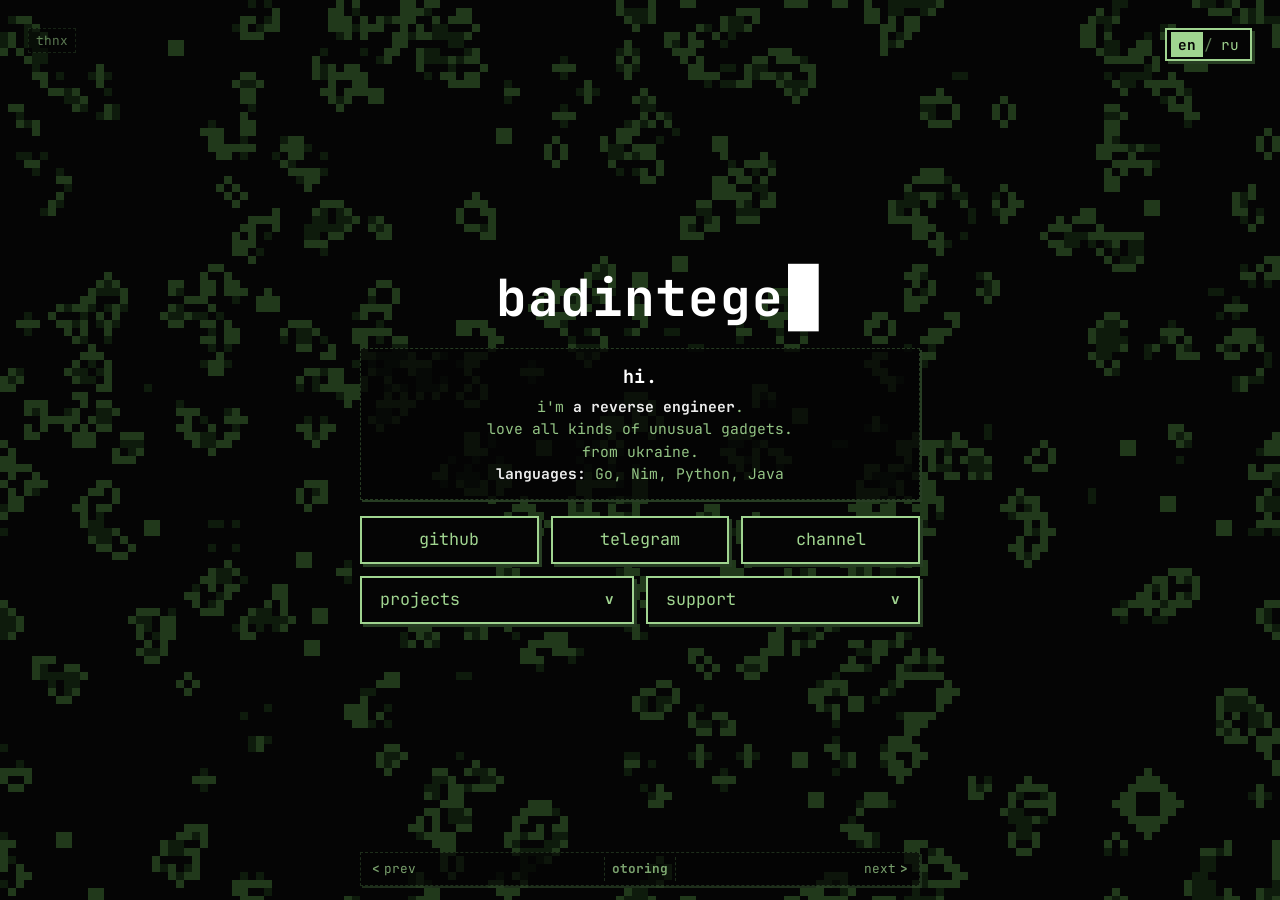
<file: index.html>
<!DOCTYPE html>
<html lang="en">
<head>
    <meta charset="UTF-8">
    <meta name="viewport" content="width=device-width, initial-scale=1.0">
    <title>badinteger</title>
    <link rel="icon" type="image/svg+xml" href="favicon.svg">
    <link rel="alt icon" type="image/x-icon" href="favicon.ico">
    <link rel="stylesheet" href="style.css">
</head>
<body>
    <canvas id="life-canvas"></canvas>

    <div class="lang-switch" id="lang-switch">
        <button type="button" class="lang-btn active" data-lang="en">en</button>
        <span class="lang-divider">/</span>
        <button type="button" class="lang-btn" data-lang="ru">ru</button>
    </div>

    <main class="container">
        <div class="title-wrapper">
            <h1 class="typed-title"><span id="typed-text"></span><span class="cursor">█</span></h1>
        </div>

        <section class="bio-section" id="bio-section">
            <h2 class="bio-title" id="bio-title">hi.</h2>
            <p class="bio-desc" id="bio-desc">
                i'm <strong class="highlight">a reverse engineer</strong>.<br>
                love all kinds of unusual gadgets.<br>
                from ukraine.<br>
                <strong class="highlight">languages:</strong> Go, Nim, Python, Java<br>
            </p>
        </section>

        <div class="links-group">
            <div class="buttons-row">
                <a href="https://github.com/thebadinteger" target="_blank" rel="noopener noreferrer" class="site-btn">
                    github
                </a>
                <a href="https://t.me/badinteger" target="_blank" rel="noopener noreferrer" class="site-btn">
                    telegram
                </a>
                <a href="https://t.me/thebadinteger" target="_blank" rel="noopener noreferrer" class="site-btn">
                    <span id="channel-label">channel</span>
                </a>
            </div>

            <div class="buttons-row accordion-nav">
                <button type="button" class="site-btn toggle-btn" id="projects-toggle" aria-expanded="false">
                    <span id="projects-label">projects</span>
                    <span class="arrow-icon" id="projects-arrow">v</span>
                </button>
                <button type="button" class="site-btn toggle-btn" id="support-toggle" aria-expanded="false">
                    <span id="support-label">support</span>
                    <span class="arrow-icon" id="support-arrow">v</span>
                </button>
            </div>

            <div class="accordion-container" id="accordion-container">
                <div class="accordion-inner">
                    <div class="accordion-dropdown" id="projects-panel">
                        <div class="dropdown-items" id="projects-content"></div>
                    </div>

                    <div class="accordion-dropdown" id="support-panel">
                        <div class="dropdown-items" id="support-content"></div>
                    </div>
                </div>
            </div>
        </div>
    </main>

    <div class="webring-wrapper" id="webring-wrapper">
        <a href="https://webring.otomir23.me/badinteger/prev" class="webring-link webring-side webring-prev" id="webring-prev"><span class="webring-arrow">&lt;</span><span class="webring-name" id="webring-prev-name">prev</span></a>
        <a href="https://webring.otomir23.me/" class="webring-link webring-main" id="webring-main">otoring</a>
        <a href="https://webring.otomir23.me/badinteger/next" class="webring-link webring-side webring-next" id="webring-next"><span class="webring-name" id="webring-next-name">next</span><span class="webring-arrow">&gt;</span></a>
    </div>

    <div class="thnx-wrapper" id="thnx-wrapper">
        <button type="button" class="thnx-btn" id="thnx-toggle" aria-expanded="false">thnx</button>
        <div class="thnx-content" id="thnx-content">
            <a href="https://www.jetbrains.com/lp/mono/" target="_blank" rel="noopener noreferrer" class="thnx-link">font by jetbrains</a>
            <a href="https://render.com/" target="_blank" rel="noopener noreferrer" class="thnx-link">host by render</a>
        </div>
    </div>

    <script src="script.js"></script>
</body>
</html>
</file>
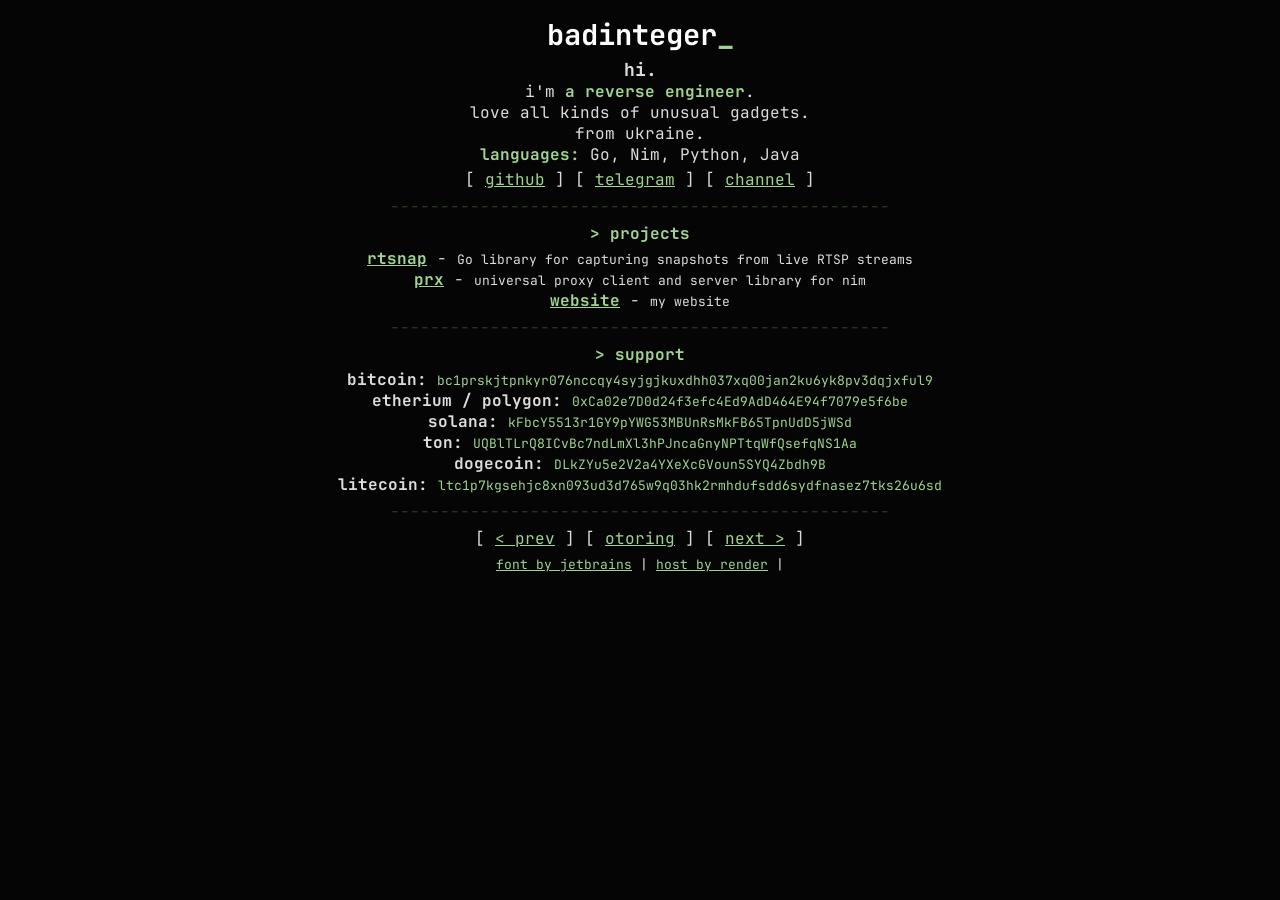
<file: old.html>
<!DOCTYPE html>
<html lang="en">
<head>
    <meta charset="UTF-8">
    <meta name="viewport" content="width=device-width, initial-scale=1.0">
    <meta name="description" content="badinteger - reverse engineer">
    <title>badinteger</title>
    <style>
        * {
            box-sizing: border-box;
        }
        body, tt, code, pre {
            font-family: sans-serif;
        }
        p {
            margin: 4px 0;
        }
        h1 {
            margin: 4px 0;
            font-size: 1.8rem;
        }
        h3 {
            margin: 6px 0 2px 0;
            font-size: 1rem;
        }
        .sep {
            margin: 6px 0;
            color: #273d23;
            user-select: none;
        }
        @supports (display: grid) {
            html, body {
                min-height: 100%;
                margin: 0;
            }
            body {
                display: flex;
                align-items: center;
                justify-content: center;
            }
            @font-face {
                font-family: 'JetBrains Mono';
                src: url('jetbrainsmono.ttf') format('truetype');
                font-weight: 100 900;
                font-style: normal;
            }
            body, tt, code, pre {
                font-family: 'JetBrains Mono', Consolas, monospace;
            }
        }
    </style>
</head>
<body bgcolor="#050505" text="#dcdcdc" link="#a0d490" vlink="#a0d490" alink="#ffffff" style="background:#050505;color:#dcdcdc;margin:0;padding:12px;text-align:center;">
    <center>
        <table border="0" cellpadding="0" cellspacing="0" width="100%" style="text-align:center;">
            <tr>
                <td align="center">
                    <h1><font color="#ffffff">badinteger</font><font color="#a0d490">_</font></h1>
                    <p>
                        <font size="+1"><b>hi.</b></font><br>
                        i'm <font color="#a0d490"><b>a reverse engineer</b></font>.<br>
                        love all kinds of unusual gadgets.<br>
                        from ukraine.<br>
                        <font color="#a0d490"><b>languages:</b></font> Go, Nim, Python, Java
                    </p>

                    <p>
                        [ <a href="https://github.com/thebadinteger" target="_blank">github</a> ]
                        [ <a href="https://t.me/badinteger" target="_blank">telegram</a> ]
                        [ <a href="https://t.me/thebadinteger" target="_blank">channel</a> ]
                    </p>

                    <p class="sep"><font color="#273d23">--------------------------------------------------</font></p>

                    <h3><font color="#a0d490">&gt; projects</font></h3>
                    <p>
                        <b><a href="https://github.com/thebadinteger/rtsnap" target="_blank">rtsnap</a></b> - <font size="-1">Go library for capturing snapshots from live RTSP streams</font><br>
                        <b><a href="https://github.com/thebadinteger/prx" target="_blank">prx</a></b> - <font size="-1">universal proxy client and server library for nim</font><br>
                        <b><a href="https://github.com/thebadinteger/website" target="_blank">website</a></b> - <font size="-1">my website</font>
                    </p>

                    <p class="sep"><font color="#273d23">--------------------------------------------------</font></p>

                    <h3><font color="#a0d490">&gt; support</font></h3>
                    <p>
                        <b>bitcoin:</b> <font size="-1" color="#a0d490"><tt>bc1prskjtpnkyr076nccqy4syjgjkuxdhh037xq00jan2ku6yk8pv3dqjxful9</tt></font><br>
                        <b>etherium / polygon:</b> <font size="-1" color="#a0d490"><tt>0xCa02e7D0d24f3efc4Ed9AdD464E94f7079e5f6be</tt></font><br>
                        <b>solana:</b> <font size="-1" color="#a0d490"><tt>kFbcY5513r1GY9pYWG53MBUnRsMkFB65TpnUdD5jWSd</tt></font><br>
                        <b>ton:</b> <font size="-1" color="#a0d490"><tt>UQBlTLrQ8ICvBc7ndLmXl3hPJncaGnyNPTtqWfQsefqNS1Aa</tt></font><br>
                        <b>dogecoin:</b> <font size="-1" color="#a0d490"><tt>DLkZYu5e2V2a4YXeXcGVoun5SYQ4Zbdh9B</tt></font><br>
                        <b>litecoin:</b> <font size="-1" color="#a0d490"><tt>ltc1p7kgsehjc8xn093ud3d765w9q03hk2rmhdufsdd6sydfnasez7tks26u6sd</tt></font>
                    </p>

                    <p class="sep"><font color="#273d23">--------------------------------------------------</font></p>

                    <p>
                        [ <a href="https://webring.otomir23.me/badinteger/prev">&lt; prev</a> ]
                        [ <a href="https://webring.otomir23.me/">otoring</a> ]
                        [ <a href="https://webring.otomir23.me/badinteger/next">next &gt;</a> ]
                    </p>

                    <p>
                        <font size="-1">
                            <a href="https://www.jetbrains.com/lp/mono/" target="_blank">font by jetbrains</a> |
                            <a href="https://render.com/" target="_blank">host by render</a> |
                        </font>
                    </p>
                </td>
            </tr>
        </table>
    </center>
</body>
</html>
</file>
<file: style.css>
@font-face {
    font-family: 'JetBrains Mono';
    src: url('jetbrainsmono.ttf') format('truetype-variations'),
         url('jetbrainsmono.ttf') format('truetype');
    font-weight: 100 900;
    font-style: normal;
}

:root {
    --accent: #a0d490;
    --accent-dark: #273d23;
    --bg-black: #050505;
}

* {
    margin: 0;
    padding: 0;
    -webkit-box-sizing: border-box;
    -moz-box-sizing: border-box;
    box-sizing: border-box;
}

main, section, header {
    display: block;
}

html {
    scrollbar-color: #273d23 #050505;
    scrollbar-width: thin;
}

::-webkit-scrollbar {
    width: 6px;
    height: 6px;
}
::-webkit-scrollbar-track {
    background: #050505;
    background: var(--bg-black);
}
::-webkit-scrollbar-thumb {
    background: #273d23;
    background: var(--accent-dark);
    border: 1px solid #a0d490;
    border: 1px solid var(--accent);
}

html, body {
    width: 100%;
    min-height: 100%;
    min-height: 100vh;
    min-height: 100dvh;
    overflow-x: hidden;
    overflow-y: auto;
    background: #050505;
    background: var(--bg-black);
    font-family: 'JetBrains Mono', monospace;
    color: #a0d490;
    color: var(--accent);
    text-transform: lowercase;
    -webkit-user-select: none;
    -moz-user-select: none;
    -ms-user-select: none;
    user-select: none;
    cursor: default;
    display: -webkit-box;
    display: -webkit-flex;
    display: -moz-box;
    display: -ms-flexbox;
    display: flex;
    -webkit-box-orient: vertical;
    -webkit-box-direction: normal;
    -webkit-flex-direction: column;
    -ms-flex-direction: column;
    flex-direction: column;
}

#life-canvas {
    position: fixed;
    top: 0;
    left: 0;
    width: 100%;
    width: 100vw;
    height: 100%;
    height: 100vh;
    height: 100dvh;
    z-index: 1;
    opacity: 0.6;
    pointer-events: none;
}

.lang-switch {
    position: absolute;
    top: 16px;
    top: clamp(16px, 4vh, 28px);
    right: 16px;
    right: clamp(16px, 4vw, 28px);
    z-index: 70;
    display: -webkit-inline-box;
    display: -webkit-inline-flex;
    display: -ms-inline-flexbox;
    display: inline-flex;
    -webkit-box-align: center;
    -webkit-align-items: center;
    -ms-flex-align: center;
    align-items: center;
    border: 2px solid #a0d490;
    border: 2px solid var(--accent);
    box-shadow: 3px 3px 0px #273d23;
    box-shadow: 3px 3px 0px var(--accent-dark);
    background: #050505;
    background: var(--bg-black);
    padding: 2px 4px;
    font-family: 'JetBrains Mono', monospace;
    font-size: 13px;
    font-size: clamp(0.75rem, 2.5vw, 0.9rem);
    -webkit-user-select: none;
    -moz-user-select: none;
    -ms-user-select: none;
    user-select: none;
}

.lang-btn {
    background: transparent;
    border: none;
    color: #a0d490;
    color: var(--accent);
    font-family: 'JetBrains Mono', monospace;
    font-size: inherit;
    padding: 3px 7px;
    cursor: pointer;
    text-transform: lowercase;
    -webkit-transition: background 0.1s, color 0.1s;
    transition: background 0.1s, color 0.1s;
    -webkit-tap-highlight-color: transparent;
}

.lang-btn.active {
    background: #a0d490;
    background: var(--accent);
    color: #050505;
    color: var(--bg-black);
    font-weight: 700;
}

@media (hover: hover) and (pointer: fine) {
    .lang-btn:hover:not(.active) {
        background: #273d23;
        background: var(--accent-dark);
    }
}

.lang-btn:active:not(.active) {
    background: #273d23;
    background: var(--accent-dark);
}

.lang-divider {
    color: #a0d490;
    color: var(--accent);
    opacity: 0.6;
    padding: 0 1px;
    font-size: inherit;
}

.container {
    position: relative;
    z-index: 50;
    display: -webkit-box;
    display: -webkit-flex;
    display: -moz-box;
    display: -ms-flexbox;
    display: flex;
    -webkit-box-orient: vertical;
    -webkit-box-direction: normal;
    -webkit-flex-direction: column;
    -ms-flex-direction: column;
    flex-direction: column;
    -webkit-box-align: center;
    -webkit-align-items: center;
    -ms-flex-align: center;
    align-items: center;
    -webkit-box-pack: center;
    -webkit-justify-content: center;
    -ms-flex-pack: center;
    justify-content: center;
    width: 100%;
    padding: 16px;
    padding: clamp(14px, 2.5vh, 32px) 16px;
    text-align: center;
    gap: 14px;
    gap: clamp(12px, 1.8vh, 18px);
    margin: auto 0;
    -webkit-transition: padding 0.2s ease, gap 0.2s ease;
    transition: padding 0.2s ease, gap 0.2s ease;
    -webkit-animation: floatUp 0.3s ease-out;
    -moz-animation: floatUp 0.3s ease-out;
    -o-animation: floatUp 0.3s ease-out;
    animation: floatUp 0.3s ease-out;
}

@-webkit-keyframes floatUp {
    0% {
        opacity: 0;
        -webkit-transform: translateY(12px);
        transform: translateY(12px);
    }
    100% {
        opacity: 1;
        -webkit-transform: translateY(0);
        transform: translateY(0);
    }
}
@-moz-keyframes floatUp {
    0% {
        opacity: 0;
        -moz-transform: translateY(12px);
        transform: translateY(12px);
    }
    100% {
        opacity: 1;
        -moz-transform: translateY(0);
        transform: translateY(0);
    }
}
@-o-keyframes floatUp {
    0% {
        opacity: 0;
        -o-transform: translateY(12px);
        transform: translateY(12px);
    }
    100% {
        opacity: 1;
        -o-transform: translateY(0);
        transform: translateY(0);
    }
}
@keyframes floatUp {
    0% {
        opacity: 0;
        -webkit-transform: translateY(12px);
        -moz-transform: translateY(12px);
        -ms-transform: translateY(12px);
        -o-transform: translateY(12px);
        transform: translateY(12px);
    }
    100% {
        opacity: 1;
        -webkit-transform: translateY(0);
        -moz-transform: translateY(0);
        -ms-transform: translateY(0);
        -o-transform: translateY(0);
        transform: translateY(0);
    }
}

.container.support-open {
    padding-top: 10px;
    padding-top: clamp(8px, 1.2vh, 16px);
    padding-bottom: 18px;
    padding-bottom: clamp(12px, 2vh, 22px);
    gap: 10px;
    gap: clamp(8px, 1.4vh, 14px);
}

.title-wrapper {
    position: relative;
    width: -webkit-max-content;
    width: -moz-max-content;
    width: max-content;
    max-width: 90vw;
    display: -webkit-box;
    display: -webkit-flex;
    display: -ms-flexbox;
    display: flex;
    -webkit-box-align: center;
    -webkit-align-items: center;
    -ms-flex-align: center;
    align-items: center;
    -webkit-box-pack: center;
    -webkit-justify-content: center;
    -ms-flex-pack: center;
    justify-content: center;
    white-space: nowrap;
    min-height: 52px;
    min-height: clamp(3rem, 10vw, 4.2rem);
}

.typed-title {
    position: relative;
    font-size: 40px;
    font-size: clamp(2.5rem, 8.5vw, 3.2rem);
    font-weight: 700;
    color: #ffffff;
    letter-spacing: 1px;
    display: inline-block;
    text-align: center;
    line-height: 1.25;
    min-height: 1.25em;
}

.cursor {
    position: absolute;
    left: 100%;
    top: 0;
    margin-left: 4px;
    color: #ffffff;
    -webkit-animation: blink 0.9s infinite steps(1);
    animation: blink 0.9s infinite steps(1);
    font-weight: normal;
    pointer-events: none;
}

@-webkit-keyframes blink {
    0%, 49% { opacity: 1; }
    50%, 100% { opacity: 0; }
}
@keyframes blink {
    0%, 49% { opacity: 1; }
    50%, 100% { opacity: 0; }
}

.bio-section {
    max-width: 560px;
    max-width: min(92vw, 560px);
    width: 100%;
    text-align: center;
    text-transform: none;
    display: -webkit-box;
    display: -webkit-flex;
    display: -moz-box;
    display: -ms-flexbox;
    display: flex;
    -webkit-box-orient: vertical;
    -webkit-box-direction: normal;
    -webkit-flex-direction: column;
    -ms-flex-direction: column;
    flex-direction: column;
    gap: 6px;
    padding: 10px 14px;
    padding: clamp(8px, 2vw, 14px) clamp(12px, 2.5vw, 20px);
    background: #050505;
    background: rgba(5, 5, 5, 0.75);
    border: 1px dashed #273d23;
    border: 1px dashed var(--accent-dark);
    box-shadow: 2px 2px 0px #273d23;
    box-shadow: 2px 2px 0px var(--accent-dark);
    line-height: 1.5;
}

.bio-title {
    font-size: 16px;
    font-size: clamp(0.92rem, 3.2vw, 1.15rem);
    font-weight: 700;
    color: #ffffff;
    letter-spacing: 0.3px;
}

.bio-desc {
    font-size: 13.5px;
    font-size: clamp(0.78rem, 2.5vw, 0.92rem);
    color: #a0d490;
    color: var(--accent);
    opacity: 0.92;
    font-weight: 400;
}

.highlight {
    color: #ffffff;
    font-weight: 700;
}

.links-group {
    display: -webkit-box;
    display: -webkit-flex;
    display: -moz-box;
    display: -ms-flexbox;
    display: flex;
    -webkit-box-orient: vertical;
    -webkit-box-direction: normal;
    -webkit-flex-direction: column;
    -ms-flex-direction: column;
    flex-direction: column;
    gap: 10px;
    gap: clamp(8px, 1.5vh, 12px);
    -webkit-box-align: center;
    -webkit-align-items: center;
    -ms-flex-align: center;
    align-items: center;
    -webkit-box-pack: center;
    -webkit-justify-content: center;
    -ms-flex-pack: center;
    justify-content: center;
    max-width: 560px;
    max-width: min(92vw, 560px);
    width: 100%;
}

.buttons-row {
    display: -webkit-box;
    display: -webkit-flex;
    display: -moz-box;
    display: -ms-flexbox;
    display: flex;
    -webkit-box-orient: horizontal;
    -webkit-box-direction: normal;
    -webkit-flex-direction: row;
    -ms-flex-direction: row;
    flex-direction: row;
    -webkit-box-align: center;
    -webkit-align-items: center;
    -ms-flex-align: center;
    align-items: center;
    -webkit-box-pack: center;
    -webkit-justify-content: center;
    -ms-flex-pack: center;
    justify-content: center;
    gap: 10px;
    gap: clamp(6px, 1.5vw, 12px);
    width: 100%;
}

.container > * + * {
    margin-top: 14px;
}

.bio-section > * + * {
    margin-top: 6px;
}

.links-group > * + * {
    margin-top: 10px;
}

.buttons-row > * + * {
    margin-left: 10px;
}

.dropdown-items > * + * {
    margin-top: 3px;
}

.thnx-content > * + * {
    margin-top: 4px;
}

@supports (gap: 10px) {
    .container > * + * {
        margin-top: 0;
    }
    .bio-section > * + * {
        margin-top: 0;
    }
    .links-group > * + * {
        margin-top: 0;
    }
    .buttons-row > * + * {
        margin-left: 0;
    }
    .dropdown-items > * + * {
        margin-top: 0;
    }
    .thnx-content > * + * {
        margin-top: 0;
    }
}

.site-btn {
    -webkit-box-flex: 1;
    -webkit-flex: 1 1 0;
    -moz-box-flex: 1;
    -ms-flex: 1 1 0;
    flex: 1 1 0;
    min-width: 0;
    text-decoration: none;
    color: #a0d490;
    color: var(--accent);
    background: #050505;
    background: var(--bg-black);
    padding: 10px 14px;
    padding: clamp(8px, 1.8vh, 11px) clamp(8px, 1.8vw, 18px);
    border: 2px solid #a0d490;
    border: 2px solid var(--accent);
    box-shadow: 3px 3px 0px #273d23;
    box-shadow: 3px 3px 0px var(--accent-dark);
    font-size: 14.5px;
    font-size: clamp(0.82rem, 2.5vw, 1.05rem);
    display: block;
    text-align: center;
    line-height: 1.3;
    position: relative;
    font-family: 'JetBrains Mono', monospace;
    -webkit-transition: -webkit-transform 0.1s ease, box-shadow 0.1s ease, background 0.1s ease, color 0.1s ease;
    transition: transform 0.1s ease, box-shadow 0.1s ease, background 0.1s ease, color 0.1s ease;
    -webkit-tap-highlight-color: transparent;
    cursor: pointer;
}

.toggle-btn {
    display: -webkit-box;
    display: -webkit-flex;
    display: -moz-box;
    display: -ms-flexbox;
    display: flex;
    -webkit-box-pack: justify;
    -webkit-justify-content: space-between;
    -ms-flex-pack: justify;
    justify-content: space-between;
    -webkit-box-align: center;
    -webkit-align-items: center;
    -ms-flex-align: center;
    align-items: center;
}

.toggle-btn.active {
    background: #a0d490;
    background: var(--accent);
    color: #050505;
    color: var(--bg-black);
    font-weight: 700;
    -webkit-transform: translate(2px, 2px);
    -ms-transform: translate(2px, 2px);
    transform: translate(2px, 2px);
    box-shadow: 1px 1px 0px #273d23;
    box-shadow: 1px 1px 0px var(--accent-dark);
}

.arrow-icon {
    font-family: inherit;
    font-weight: 700;
    font-size: 0.85em;
    display: inline-block;
    -webkit-transition: -webkit-transform 0.2s ease;
    transition: transform 0.2s ease;
    margin-left: 6px;
}

.toggle-btn.active .arrow-icon {
    -webkit-transform: rotate(180deg);
    -ms-transform: rotate(180deg);
    transform: rotate(180deg);
}

@media (hover: hover) and (pointer: fine) {
    .site-btn:hover:not(.active) {
        -webkit-transform: translate(2px, 2px);
        -ms-transform: translate(2px, 2px);
        transform: translate(2px, 2px);
        box-shadow: 1px 1px 0px #273d23;
        box-shadow: 1px 1px 0px var(--accent-dark);
        background: #a0d490;
        background: var(--accent);
        color: #050505;
        color: var(--bg-black);
    }
}

.site-btn:active:not(.active) {
    -webkit-transform: translate(2px, 2px);
    -ms-transform: translate(2px, 2px);
    transform: translate(2px, 2px);
    box-shadow: 1px 1px 0px #273d23;
    box-shadow: 1px 1px 0px var(--accent-dark);
    background: #a0d490;
    background: var(--accent);
    color: #050505;
    color: var(--bg-black);
}

.accordion-container {
    width: 100%;
    overflow: hidden;
    display: block;
    -webkit-transition: height 0.26s cubic-bezier(0.4, 0, 0.2, 1);
    transition: height 0.26s cubic-bezier(0.4, 0, 0.2, 1);
    height: 0;
}

.accordion-inner {
    width: 100%;
    position: relative;
    padding-top: 4px;
    padding-bottom: 4px;
}

.accordion-dropdown {
    display: none;
    -webkit-box-orient: vertical;
    -webkit-box-direction: normal;
    -webkit-flex-direction: column;
    -ms-flex-direction: column;
    flex-direction: column;
    gap: 4px;
    width: 100%;
    position: absolute;
    top: 4px;
    left: 0;
    right: 0;
    padding: 8px 12px;
    background: #050505;
    background: rgba(5, 5, 5, 0.96);
    border: 2px solid #a0d490;
    border: 2px solid var(--accent);
    box-shadow: 4px 4px 0px #273d23;
    box-shadow: 4px 4px 0px var(--accent-dark);
    text-align: left;
    -webkit-animation: fadeIn 0.2s ease forwards;
    animation: fadeIn 0.2s ease forwards;
    z-index: 2;
}

.accordion-dropdown.open {
    display: -webkit-box;
    display: -webkit-flex;
    display: -moz-box;
    display: -ms-flexbox;
    display: flex;
}

.accordion-dropdown.closing {
    display: -webkit-box;
    display: -webkit-flex;
    display: -moz-box;
    display: -ms-flexbox;
    display: flex;
    z-index: 1;
    -webkit-animation: fadeOut 0.22s ease forwards;
    animation: fadeOut 0.22s ease forwards;
}

.dropdown-items {
    display: -webkit-box;
    display: -webkit-flex;
    display: -moz-box;
    display: -ms-flexbox;
    display: flex;
    -webkit-box-orient: vertical;
    -webkit-box-direction: normal;
    -webkit-flex-direction: column;
    -ms-flex-direction: column;
    flex-direction: column;
    gap: 3px;
    width: 100%;
}

.accordion-dropdown.slide-right {
    -webkit-animation: slideInRight 0.22s ease forwards;
    animation: slideInRight 0.22s ease forwards;
}

.accordion-dropdown.slide-left {
    -webkit-animation: slideInLeft 0.22s ease forwards;
    animation: slideInLeft 0.22s ease forwards;
}

.accordion-dropdown.slide-out-left {
    -webkit-animation: slideOutLeft 0.22s ease forwards;
    animation: slideOutLeft 0.22s ease forwards;
}

.accordion-dropdown.slide-out-right {
    -webkit-animation: slideOutRight 0.22s ease forwards;
    animation: slideOutRight 0.22s ease forwards;
}

@-webkit-keyframes slideInRight {
    from { opacity: 0; -webkit-transform: translateX(18px); }
    to { opacity: 1; -webkit-transform: translateX(0); }
}
@keyframes slideInRight {
    from { opacity: 0; transform: translateX(18px); }
    to { opacity: 1; transform: translateX(0); }
}

@-webkit-keyframes slideInLeft {
    from { opacity: 0; -webkit-transform: translateX(-18px); }
    to { opacity: 1; -webkit-transform: translateX(0); }
}
@keyframes slideInLeft {
    from { opacity: 0; transform: translateX(-18px); }
    to { opacity: 1; transform: translateX(0); }
}

@-webkit-keyframes slideOutLeft {
    from { opacity: 1; -webkit-transform: translateX(0); }
    to { opacity: 0; -webkit-transform: translateX(-18px); }
}
@keyframes slideOutLeft {
    from { opacity: 1; transform: translateX(0); }
    to { opacity: 0; transform: translateX(-18px); }
}

@-webkit-keyframes slideOutRight {
    from { opacity: 1; -webkit-transform: translateX(0); }
    to { opacity: 0; -webkit-transform: translateX(18px); }
}
@keyframes slideOutRight {
    from { opacity: 1; transform: translateX(0); }
    to { opacity: 0; transform: translateX(18px); }
}

@-webkit-keyframes fadeIn {
    from { opacity: 0; -webkit-transform: translateY(-6px); }
    to { opacity: 1; -webkit-transform: translateY(0); }
}
@keyframes fadeIn {
    from { opacity: 0; transform: translateY(-6px); }
    to { opacity: 1; transform: translateY(0); }
}

@-webkit-keyframes fadeOut {
    from { opacity: 1; -webkit-transform: translateY(0); }
    to { opacity: 0; -webkit-transform: translateY(-6px); }
}
@keyframes fadeOut {
    from { opacity: 1; transform: translateY(0); }
    to { opacity: 0; transform: translateY(-6px); }
}

.project-item {
    display: -webkit-box;
    display: -webkit-flex;
    display: -moz-box;
    display: -ms-flexbox;
    display: flex;
    -webkit-box-orient: vertical;
    -webkit-box-direction: normal;
    -webkit-flex-direction: column;
    -ms-flex-direction: column;
    flex-direction: column;
    gap: 3px;
    padding: 6px 8px;
    border-bottom: 1px dashed #273d23;
    border-bottom: 1px dashed var(--accent-dark);
    cursor: pointer;
    text-decoration: none;
    -webkit-transition: background 0.15s ease;
    transition: background 0.15s ease;
    -webkit-tap-highlight-color: transparent;
}

.project-item:last-child {
    border-bottom: none;
}

@media (hover: hover) and (pointer: fine) {
    .project-item:hover {
        background: rgba(160, 212, 144, 0.12);
    }
    .project-item:hover .project-name {
        color: #ffffff;
    }
    .project-item:hover .project-url {
        color: #ffffff;
        opacity: 1;
    }
}

.project-item:active {
    background: rgba(160, 212, 144, 0.2);
}

.project-header {
    display: -webkit-box;
    display: -webkit-flex;
    display: -ms-flexbox;
    display: flex;
    -webkit-box-pack: justify;
    -webkit-justify-content: space-between;
    -ms-flex-pack: justify;
    justify-content: space-between;
    -webkit-box-align: baseline;
    -webkit-align-items: baseline;
    -ms-flex-align: baseline;
    align-items: baseline;
    -webkit-flex-wrap: wrap;
    -ms-flex-wrap: wrap;
    flex-wrap: wrap;
    gap: 4px;
}

.project-name {
    font-size: 13.5px;
    font-size: 0.85rem;
    font-weight: 700;
    color: #a0d490;
    color: var(--accent);
    -webkit-transition: color 0.15s ease;
    transition: color 0.15s ease;
}

.project-url {
    font-size: 11px;
    font-size: 0.7rem;
    color: #a0d490;
    color: var(--accent);
    opacity: 0.7;
    font-family: 'JetBrains Mono', monospace;
    word-break: break-all;
    -webkit-transition: color 0.15s ease, opacity 0.15s ease;
    transition: color 0.15s ease, opacity 0.15s ease;
}

.project-desc {
    font-size: 11.5px;
    font-size: 0.72rem;
    color: #ffffff;
    opacity: 0.9;
    line-height: 1.35;
    text-transform: none;
}

.crypto-item {
    display: -webkit-box;
    display: -webkit-flex;
    display: -moz-box;
    display: -ms-flexbox;
    display: flex;
    -webkit-box-orient: vertical;
    -webkit-box-direction: normal;
    -webkit-flex-direction: column;
    -ms-flex-direction: column;
    flex-direction: column;
    gap: 2px;
    padding: 4px 6px;
    border-bottom: 1px dashed #273d23;
    border-bottom: 1px dashed var(--accent-dark);
    cursor: pointer;
    -webkit-transition: background 0.15s ease;
    transition: background 0.15s ease;
    -webkit-tap-highlight-color: transparent;
}

.crypto-item:last-child {
    border-bottom: none;
}

@media (hover: hover) and (pointer: fine) {
    .crypto-item:hover {
        background: rgba(160, 212, 144, 0.12);
    }
    .crypto-item:hover .copy-hint {
        opacity: 1;
    }
}

.crypto-item:active {
    background: rgba(160, 212, 144, 0.2);
}

.crypto-header {
    display: -webkit-box;
    display: -webkit-flex;
    display: -ms-flexbox;
    display: flex;
    -webkit-box-pack: justify;
    -webkit-justify-content: space-between;
    -ms-flex-pack: justify;
    justify-content: space-between;
    -webkit-box-align: center;
    -webkit-align-items: center;
    -ms-flex-align: center;
    align-items: center;
}

.crypto-name {
    font-size: 13px;
    font-size: 0.82rem;
    font-weight: 700;
    color: #a0d490;
    color: var(--accent);
}

.copy-hint {
    font-size: 11px;
    font-size: 0.7rem;
    color: #a0d490;
    color: var(--accent);
    opacity: 0.65;
    -webkit-transition: opacity 0.15s, color 0.15s;
    transition: opacity 0.15s, color 0.15s;
}

.crypto-addr {
    font-size: 11.3px;
    font-size: clamp(0.66rem, 2.15vw, 0.71rem);
    color: #ffffff;
    word-break: break-all;
    font-family: 'JetBrains Mono', monospace;
    line-height: 1.35;
    text-transform: none;
    -webkit-user-select: all;
    -moz-user-select: all;
    -ms-user-select: all;
    user-select: all;
}

.thnx-wrapper {
    position: absolute;
    top: 16px;
    top: clamp(16px, 4vh, 28px);
    left: 16px;
    left: clamp(16px, 4vw, 28px);
    z-index: 70;
    display: -webkit-box;
    display: -webkit-flex;
    display: -moz-box;
    display: -ms-flexbox;
    display: flex;
    -webkit-box-orient: vertical;
    -webkit-box-direction: normal;
    -webkit-flex-direction: column;
    -ms-flex-direction: column;
    flex-direction: column;
    -webkit-box-align: start;
    -webkit-align-items: flex-start;
    -ms-flex-align: start;
    align-items: flex-start;
    font-family: 'JetBrains Mono', monospace;
    opacity: 0.55;
    -webkit-transition: opacity 0.15s ease;
    transition: opacity 0.15s ease;
}

.thnx-wrapper:hover,
.thnx-wrapper.open {
    opacity: 1;
}

.thnx-btn {
    background: #050505;
    background: var(--bg-black);
    border: 1px dashed #273d23;
    border: 1px dashed var(--accent-dark);
    color: #a0d490;
    color: var(--accent);
    font-family: 'JetBrains Mono', monospace;
    font-size: 11px;
    font-size: clamp(0.7rem, 2vw, 0.8rem);
    padding: 3px 7px;
    cursor: pointer;
    text-transform: lowercase;
    -webkit-transition: background 0.1s, color 0.1s, border-color 0.1s;
    transition: background 0.1s, color 0.1s, border-color 0.1s;
    -webkit-tap-highlight-color: transparent;
}

@media (hover: hover) and (pointer: fine) {
    .thnx-btn:hover {
        background: #273d23;
        background: var(--accent-dark);
        border-color: #a0d490;
        border-color: var(--accent);
    }
}

.thnx-btn:active {
    background: #273d23;
    background: var(--accent-dark);
    border-color: #a0d490;
    border-color: var(--accent);
}

.thnx-content {
    display: none;
    -webkit-box-orient: vertical;
    -webkit-box-direction: normal;
    -webkit-flex-direction: column;
    -ms-flex-direction: column;
    flex-direction: column;
    gap: 4px;
    margin-top: 6px;
    padding: 8px 10px;
    background: #050505;
    background: rgba(5, 5, 5, 0.95);
    border: 1px solid #273d23;
    border: 1px solid var(--accent-dark);
    box-shadow: 2px 2px 0px #273d23;
    box-shadow: 2px 2px 0px var(--accent-dark);
    text-align: left;
    font-size: 11px;
    font-size: clamp(0.68rem, 2vw, 0.78rem);
    -webkit-animation: fadeIn 0.15s ease;
    animation: fadeIn 0.15s ease;
    white-space: nowrap;
}

.thnx-wrapper.open .thnx-content {
    display: -webkit-box;
    display: -webkit-flex;
    display: -moz-box;
    display: -ms-flexbox;
    display: flex;
}

.thnx-link {
    color: #a0d490;
    color: var(--accent);
    text-decoration: none;
    opacity: 0.8;
    -webkit-transition: opacity 0.1s, color 0.1s;
    transition: opacity 0.1s, color 0.1s;
}

@media (hover: hover) and (pointer: fine) {
    .thnx-link:hover {
        opacity: 1;
        color: #ffffff;
        text-decoration: underline;
    }
}

.thnx-link:active {
    opacity: 1;
    color: #ffffff;
}

.webring-wrapper {
    position: fixed;
    bottom: 14px;
    left: 50%;
    -webkit-transform: translateX(-50%);
    -ms-transform: translateX(-50%);
    transform: translateX(-50%);
    z-index: 60;
    display: -ms-grid;
    display: grid;
    -ms-grid-columns: 1fr auto 1fr;
    grid-template-columns: 1fr auto 1fr;
    -webkit-box-align: center;
    -webkit-align-items: center;
    -ms-flex-align: center;
    align-items: center;
    max-width: 560px;
    max-width: min(92vw, 560px);
    width: 100%;
    background: #050505;
    background: rgba(5, 5, 5, 0.9);
    border: 1px dashed #273d23;
    border: 1px dashed var(--accent-dark);
    box-shadow: 2px 2px 0px #273d23;
    box-shadow: 2px 2px 0px var(--accent-dark);
    padding: 3px;
    padding: clamp(2px, 0.6vh, 4px);
    font-family: 'JetBrains Mono', monospace;
    font-size: 11px;
    font-size: clamp(0.7rem, 2vw, 0.8rem);
    white-space: nowrap;
    opacity: 0.75;
    line-height: 1.2;
    -webkit-transition: opacity 0.15s ease, border-color 0.15s ease, box-shadow 0.15s ease;
    transition: opacity 0.15s ease, border-color 0.15s ease, box-shadow 0.15s ease;
}

.webring-wrapper:hover {
    opacity: 1;
    border-color: #a0d490;
    border-color: var(--accent);
}

.webring-link {
    display: -webkit-inline-box;
    display: -webkit-inline-flex;
    display: -ms-inline-flexbox;
    display: inline-flex;
    -webkit-box-align: center;
    -webkit-align-items: center;
    -ms-flex-align: center;
    align-items: center;
    -webkit-box-sizing: border-box;
    -moz-box-sizing: border-box;
    box-sizing: border-box;
    min-height: 24px;
    color: #a0d490;
    color: var(--accent);
    text-decoration: none;
    padding: 2px 6px;
    padding: clamp(2px, 0.5vh, 3px) clamp(5px, 1.2vw, 7px);
    -webkit-transition: color 0.12s ease, background 0.12s ease;
    transition: color 0.12s ease, background 0.12s ease;
    -webkit-tap-highlight-color: transparent;
    width: -webkit-max-content;
    width: -moz-max-content;
    width: max-content;
}

.webring-side {
    gap: 4px;
    white-space: nowrap;
}

.webring-prev {
    -ms-grid-column: 1;
    -webkit-box-pack: start;
    -webkit-justify-content: flex-start;
    -ms-flex-pack: start;
    justify-content: flex-start;
    justify-self: start;
    margin-right: 48px;
    margin-right: clamp(36px, 8vw, 64px);
}

.webring-next {
    -ms-grid-column: 3;
    -webkit-box-pack: end;
    -webkit-justify-content: flex-end;
    -ms-flex-pack: end;
    justify-content: flex-end;
    justify-self: end;
    margin-left: 48px;
    margin-left: clamp(36px, 8vw, 64px);
}

.webring-arrow {
    -webkit-flex-shrink: 0;
    -ms-flex-negative: 0;
    flex-shrink: 0;
    font-weight: 700;
}

.webring-name {
    white-space: nowrap;
}

.webring-main {
    -ms-grid-column: 2;
    -webkit-box-pack: center;
    -webkit-justify-content: center;
    -ms-flex-pack: center;
    justify-content: center;
    justify-self: center;
    font-weight: 700;
    border-left: 1px dashed #273d23;
    border-left: 1px dashed var(--accent-dark);
    border-right: 1px dashed #273d23;
    border-right: 1px dashed var(--accent-dark);
    -webkit-flex-shrink: 0;
    -ms-flex-negative: 0;
    flex-shrink: 0;
}

@media (hover: hover) and (pointer: fine) {
    .webring-link:hover {
        color: #ffffff;
        background: rgba(160, 212, 144, 0.15);
    }
}

.webring-link:active {
    color: #ffffff;
    background: rgba(160, 212, 144, 0.25);
}
</file>
